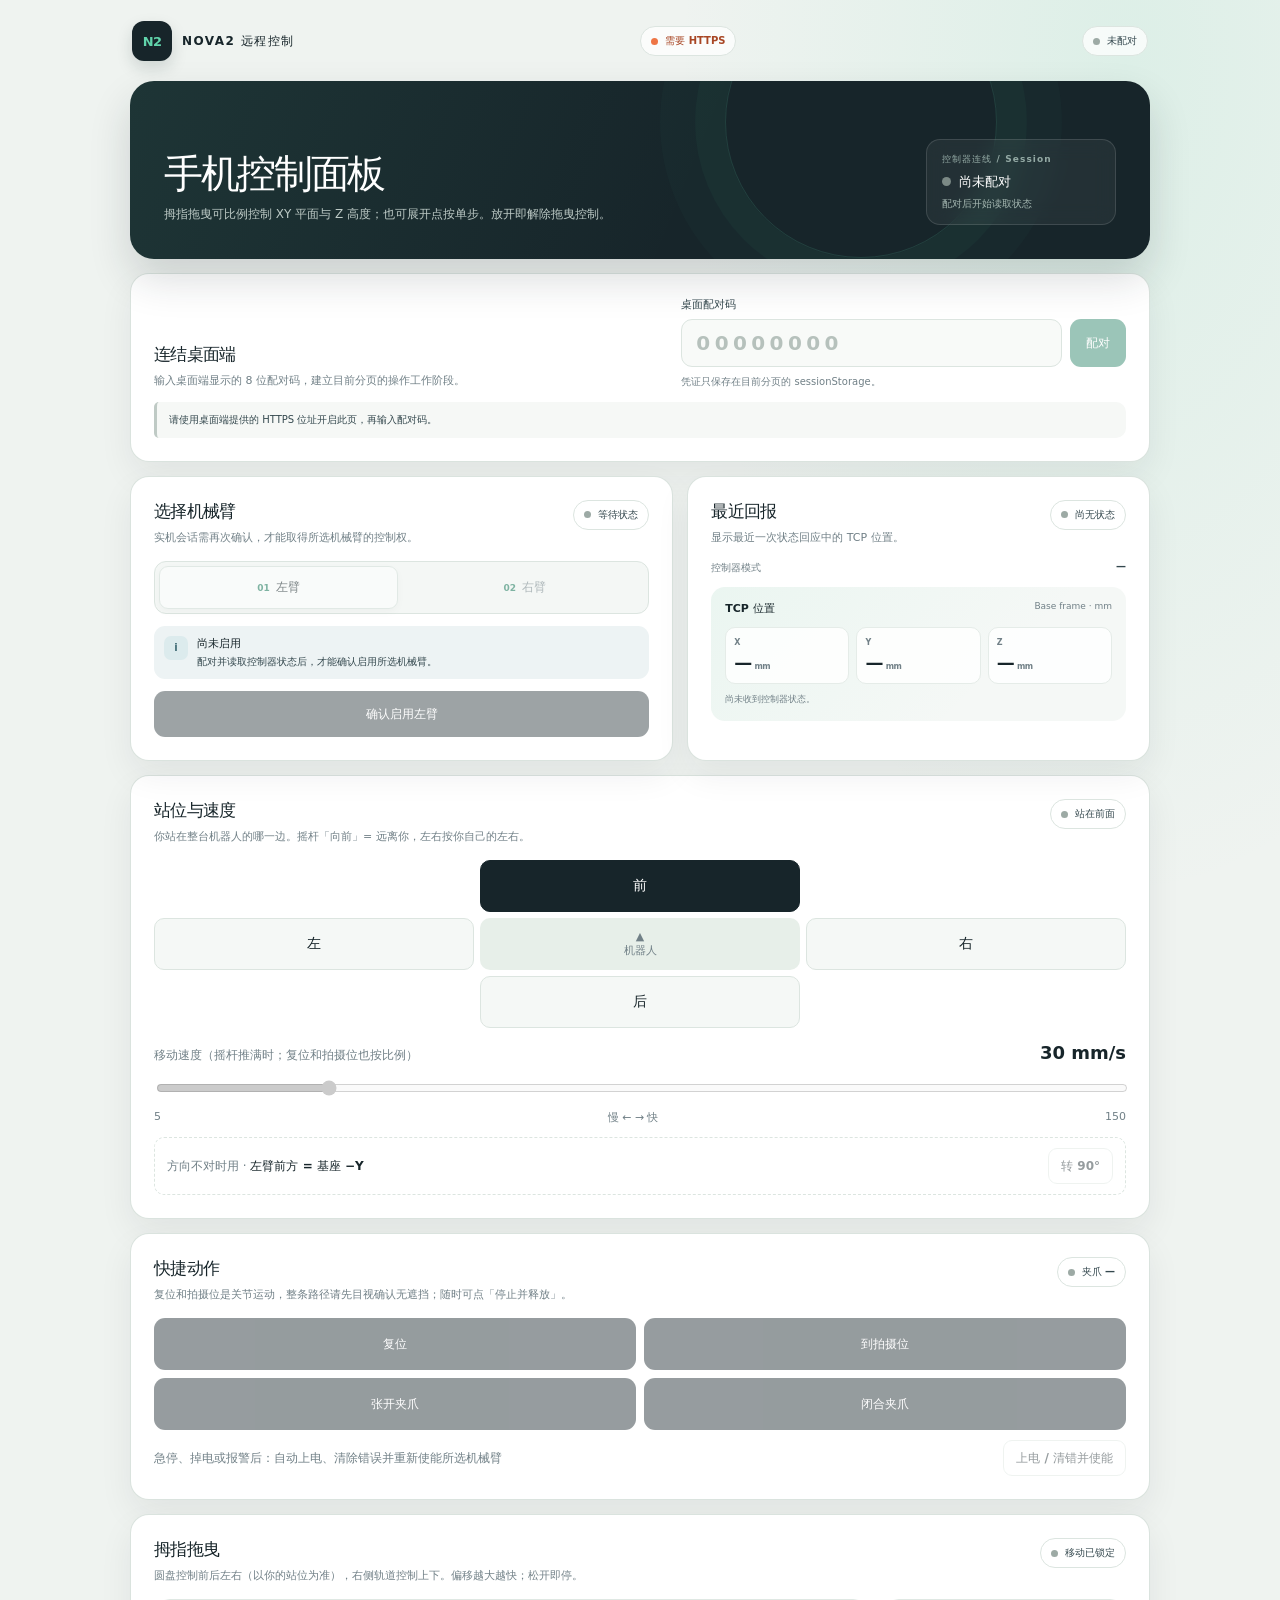
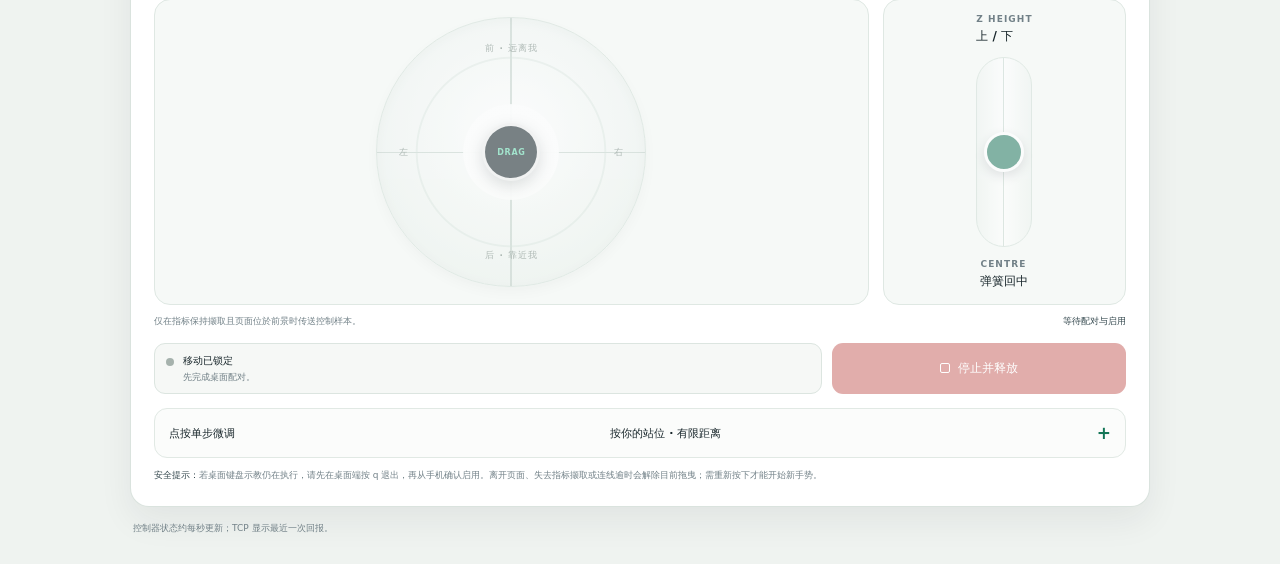
<file: task_skills/mobile_remote.html>
<!doctype html>
<html lang="zh-Hans">
<head>
  <meta charset="utf-8">
  <meta name="viewport" content="width=device-width, initial-scale=1, viewport-fit=cover">
  <meta name="theme-color" content="#17252a">
  <title>Nova2｜手机控制面板</title>
  <style>
    :root {
      color-scheme: light;
      --ink: #17252a;
      --soft: #34484e;
      --muted: #718087;
      --paper: #eff3f0;
      --white: #fff;
      --line: #dce5e0;
      --green: #147657;
      --mint: #61d4ab;
      --green-pale: #e8f7ef;
      --orange: #ee7545;
      --orange-pale: #fff0e8;
      --red: #b83e38;
      --red-pale: #fff0ee;
      --shadow: 0 14px 34px rgba(23, 37, 42, .065);
      font-family: Inter, "Noto Sans TC", "PingFang TC", "Microsoft JhengHei", system-ui, sans-serif;
      font-synthesis: none;
      text-rendering: optimizeLegibility;
      -webkit-font-smoothing: antialiased;
      -moz-osx-font-smoothing: grayscale;
    }
    * { box-sizing: border-box; }
    body {
      min-width: 320px;
      min-height: 100vh;
      margin: 0;
      background:
        radial-gradient(ellipse at 88% 3%, rgba(97, 212, 171, .13), transparent 28rem),
        var(--paper);
      color: var(--ink);
    }
    button, input { font: inherit; }
    button { -webkit-tap-highlight-color: transparent; }
    button:focus-visible, input:focus-visible, [tabindex="0"]:focus-visible {
      outline: 3px solid rgba(20, 118, 87, .42);
      outline-offset: 3px;
    }
    [hidden] { display: none !important; }
    .shell {
      width: min(100% - 30px, 1020px);
      margin: 0 auto;
      padding: max(16px, env(safe-area-inset-top)) 0 max(28px, env(safe-area-inset-bottom));
    }
    .masthead {
      display: flex;
      align-items: center;
      justify-content: space-between;
      gap: 12px;
      padding: 5px 2px 20px;
    }
    .brand { display: flex; align-items: center; gap: 10px; min-width: 0; }
    .brand-mark {
      display: grid;
      width: 40px;
      height: 40px;
      flex: 0 0 auto;
      place-items: center;
      border-radius: 12px;
      background: var(--ink);
      color: var(--mint);
      font-size: 13px;
      font-weight: 900;
      letter-spacing: -.06em;
      box-shadow: 0 7px 16px rgba(23, 37, 42, .15);
    }
    .brand-name { display: block; font-size: 12px; font-weight: 900; letter-spacing: .12em; }
    .brand-caption { display: block; margin-top: 3px; color: var(--muted); font-size: 9px; font-weight: 800; letter-spacing: .15em; }
    .pill {
      display: inline-flex;
      align-items: center;
      gap: 7px;
      min-height: 30px;
      padding: 6px 10px;
      border: 1px solid var(--line);
      border-radius: 999px;
      background: rgba(255, 255, 255, .75);
      color: var(--soft);
      font-size: 10px;
      font-weight: 800;
      white-space: nowrap;
    }
    .pill::before { width: 7px; height: 7px; border-radius: 50%; background: #9daaa5; content: ""; }
    .pill.secure::before, .pill.live::before, .pill.ready::before { background: var(--green); }
    .pill.insecure { color: #a84624; }
    .pill.insecure::before, .pill.busy::before { background: var(--orange); }
    .pill.live, .pill.ready { border-color: #bde5d1; background: var(--green-pale); color: var(--green); }
    .pill.busy { border-color: #f0d2bf; background: var(--orange-pale); color: #a84624; }
    .pill.fault { border-color: #edc3be; background: var(--red-pale); color: var(--red); }
    .pill.fault::before { background: var(--red); }

    .hero {
      position: relative;
      display: flex;
      align-items: flex-end;
      justify-content: space-between;
      gap: 22px;
      overflow: hidden;
      min-height: 178px;
      padding: clamp(22px, 4vw, 34px);
      border-radius: 24px;
      background: linear-gradient(112deg, rgba(97, 212, 171, .09), transparent 56%), var(--ink);
      color: #fff;
      box-shadow: 0 20px 42px rgba(23, 37, 42, .16);
    }
    .hero::after {
      position: absolute;
      top: -95px;
      right: 15%;
      width: 270px;
      height: 270px;
      border: 1px solid rgba(97, 212, 171, .15);
      border-radius: 50%;
      box-shadow: 0 0 0 30px rgba(97, 212, 171, .035), 0 0 0 65px rgba(97, 212, 171, .025);
      content: "";
      pointer-events: none;
    }
    .hero-copy, .hero-status { position: relative; z-index: 1; }
    .eyebrow {
      margin: 0 0 8px;
      color: #92b7aa;
      font-size: 9px;
      font-weight: 900;
      letter-spacing: .18em;
      text-transform: uppercase;
    }
    h1, h2, h3, p { margin-top: 0; }
    .hero h1 { margin: 0; font-size: clamp(27px, 5vw, 39px); font-weight: 850; letter-spacing: -.06em; line-height: 1.08; }
    .hero-copy > p:last-child { max-width: 480px; margin: 10px 0 0; color: #bdcac6; font-size: 12px; line-height: 1.65; }
    .hero-status {
      min-width: 190px;
      padding: 13px 15px;
      border: 1px solid rgba(255, 255, 255, .13);
      border-radius: 14px;
      background: rgba(255, 255, 255, .055);
      backdrop-filter: blur(10px);
    }
    .hero-status-label { display: block; margin-bottom: 7px; color: #94aaa5; font-size: 9px; font-weight: 850; letter-spacing: .12em; }
    .hero-status-line { display: flex; align-items: center; gap: 8px; font-size: 13px; font-weight: 850; }
    .led { width: 9px; height: 9px; flex: 0 0 auto; border-radius: 50%; background: #7b8985; }
    .led.online { background: var(--mint); box-shadow: 0 0 12px rgba(97, 212, 171, .5); }
    .hero-status small { display: block; margin-top: 6px; color: #a6b8b2; font-size: 10px; }

    .panel {
      border: 1px solid rgba(216, 226, 221, .95);
      border-radius: 19px;
      background: var(--white);
      box-shadow: var(--shadow);
    }
    .pair-panel { margin-top: 14px; padding: clamp(17px, 3vw, 23px); }
    .pair-grid { display: grid; grid-template-columns: minmax(0, 1fr) minmax(250px, .88fr); align-items: end; gap: 22px; }
    .section-kicker { display: block; margin-bottom: 5px; color: var(--muted); font-size: 9px; font-weight: 900; letter-spacing: .15em; text-transform: uppercase; }
    .section-title { margin: 0; font-size: 17px; font-weight: 850; letter-spacing: -.04em; }
    .section-copy { margin: 6px 0 0; color: var(--muted); font-size: 11px; line-height: 1.55; }
    .code-label { display: block; margin-bottom: 7px; color: var(--soft); font-size: 11px; font-weight: 800; }
    .code-row { display: flex; gap: 8px; }
    .code-input {
      width: 100%;
      min-width: 0;
      height: 48px;
      padding: 0 14px;
      border: 1px solid var(--line);
      border-radius: 11px;
      background: #f8faf8;
      color: var(--ink);
      font-size: 20px;
      font-variant-numeric: tabular-nums;
      font-weight: 850;
      letter-spacing: .22em;
    }
    .code-input::placeholder { color: #b6c1bc; }
    .pair-help { margin: 7px 0 0; color: var(--muted); font-size: 10px; line-height: 1.5; }
    .paired {
      display: flex;
      align-items: center;
      gap: 11px;
      min-height: 51px;
      padding: 10px 13px;
      border: 1px solid #bfe6d3;
      border-radius: 12px;
      background: #f3fbf6;
    }
    .paired-icon {
      display: grid;
      width: 28px;
      height: 28px;
      flex: 0 0 auto;
      place-items: center;
      border-radius: 50%;
      background: #dff4e9;
      color: var(--green);
      font-weight: 900;
    }
    .paired strong { display: block; font-size: 11px; }
    .paired small { display: block; margin-top: 3px; color: var(--muted); font-size: 9px; }

    .button {
      display: inline-flex;
      align-items: center;
      justify-content: center;
      gap: 8px;
      min-height: 46px;
      padding: 0 16px;
      border: 0;
      border-radius: 11px;
      background: var(--ink);
      color: #fff;
      font-size: 12px;
      font-weight: 850;
      cursor: pointer;
      touch-action: manipulation;
      user-select: none;
      transition: background .14s ease, transform .14s ease, opacity .14s ease;
    }
    .button:hover:not(:disabled) { background: #2a4148; }
    .button:active:not(:disabled) { transform: translateY(1px) scale(.99); }
    .button:disabled { cursor: not-allowed; opacity: .42; }
    .button-green { background: var(--green); }
    .button-green:hover:not(:disabled) { background: #0f6348; }
    .button-red { background: var(--red); }
    .button-red:hover:not(:disabled) { background: #a4322e; }
    .button-block { width: 100%; }
    .button-short { min-height: 42px; flex: 0 0 auto; }
    .button-quiet { min-height: 38px; background: transparent; color: var(--soft); }
    .button-quiet:hover:not(:disabled) { background: #f1f5f2; color: var(--ink); }
    .notice {
      display: none;
      margin: 13px 0 0;
      padding: 10px 12px;
      border-left: 3px solid #bfcac5;
      border-radius: 5px 10px 10px 5px;
      background: #f6f8f6;
      color: var(--soft);
      font-size: 10px;
      line-height: 1.55;
      overflow-wrap: anywhere;
    }
    .notice.visible { display: block; }
    .notice.error { border-left-color: var(--red); background: var(--red-pale); color: #8f342e; }
    .notice.success { border-left-color: var(--green); background: var(--green-pale); color: #14583f; }

    .content-grid { display: grid; grid-template-columns: minmax(0, 1.08fr) minmax(285px, .92fr); gap: 14px; margin-top: 14px; }
    .control-panel, .feedback-panel { padding: clamp(17px, 3vw, 23px); }
    .panel-head { display: flex; align-items: flex-start; justify-content: space-between; gap: 10px; margin-bottom: 15px; }
    .panel-head .section-copy { max-width: 450px; }
    .arm-choices { display: grid; grid-template-columns: 1fr 1fr; gap: 7px; padding: 4px; border: 1px solid var(--line); border-radius: 12px; background: #f4f7f5; }
    .arm-choice {
      min-height: 43px;
      border: 1px solid transparent;
      border-radius: 9px;
      background: transparent;
      color: var(--muted);
      font-size: 12px;
      font-weight: 850;
      cursor: pointer;
      touch-action: manipulation;
    }
    .arm-choice[aria-pressed="true"] { border-color: #d0ddd7; background: #fff; color: var(--ink); box-shadow: 0 3px 8px rgba(23, 37, 42, .06); }
    .arm-choice:disabled { cursor: not-allowed; opacity: .52; }
    .arm-choice span { margin-right: 6px; color: var(--green); font-size: 9px; }
    .arm-hint { display: flex; align-items: flex-start; gap: 9px; min-height: 48px; margin: 12px 0; padding: 10px; border-radius: 11px; background: #edf3f4; color: var(--soft); font-size: 10px; line-height: 1.5; }
    .arm-hint b { display: block; margin-bottom: 2px; color: var(--ink); font-size: 11px; }
    .hint-dot { display: grid; width: 24px; height: 24px; flex: 0 0 auto; place-items: center; border-radius: 7px; background: #dcebed; color: #426d76; font-weight: 900; }

    .feedback-panel { display: flex; flex-direction: column; }
    .mode-row { display: flex; justify-content: space-between; gap: 12px; margin: 0 0 12px; }
    .mode-row span:first-child { color: var(--muted); font-size: 10px; font-weight: 700; }
    .mode-row span:last-child { color: var(--soft); font-size: 10px; font-weight: 850; text-align: right; }
    .pose-box { padding: 14px; border-radius: 14px; background: linear-gradient(135deg, rgba(97, 212, 171, .07), transparent 68%), #f5f8f6; }
    .pose-head { display: flex; justify-content: space-between; gap: 8px; margin-bottom: 11px; }
    .pose-head strong { font-size: 11px; }
    .pose-head span { color: var(--muted); font-size: 9px; }
    .pose-grid { display: grid; grid-template-columns: repeat(3, 1fr); gap: 7px; }
    .pose-cell { min-width: 0; padding: 10px 8px; border: 1px solid #e5ece8; border-radius: 10px; background: rgba(255, 255, 255, .86); }
    .pose-cell small { display: block; margin-bottom: 5px; color: var(--muted); font-size: 8px; font-weight: 900; letter-spacing: .13em; }
    .pose-cell strong { display: block; overflow: hidden; font-size: clamp(14px, 2vw, 18px); font-variant-numeric: tabular-nums; font-weight: 850; letter-spacing: -.04em; text-overflow: ellipsis; white-space: nowrap; }
    .pose-cell em { margin-left: 3px; color: var(--muted); font-size: 8px; font-style: normal; font-weight: 700; }
    .sync-copy { min-height: 14px; margin: 9px 0 0; color: var(--muted); font-size: 9px; line-height: 1.45; }
    .state-message { display: none; margin-top: 10px; padding: 9px 10px; border-radius: 9px; background: #f4f7f5; color: var(--soft); font-size: 10px; line-height: 1.5; overflow-wrap: anywhere; }
    .state-message.visible { display: block; }

    .joystick-panel { margin-top: 14px; padding: clamp(17px, 3vw, 23px); }
    .analog-head { display: flex; align-items: flex-start; justify-content: space-between; gap: 12px; margin-bottom: 15px; }
    .analog-head .section-copy { max-width: 490px; }
    .analog-grid { display: grid; grid-template-columns: minmax(0, 1fr) minmax(112px, .34fr); gap: 14px; }
    .pad-frame, .z-frame { position: relative; overflow: hidden; min-width: 0; border: 1px solid #dfe8e3; border-radius: 16px; background: #f6f9f7; }
    .pad-frame { display: grid; min-height: 276px; place-items: center; padding: 17px; }
    .xy-pad {
      position: relative;
      width: min(100%, 270px);
      aspect-ratio: 1;
      overflow: hidden;
      border: 1px solid #cfddd6;
      border-radius: 50%;
      background:
        radial-gradient(circle, rgba(255,255,255,.95) 0 25%, transparent 25.5%),
        radial-gradient(circle, transparent 0 49%, rgba(195, 213, 204, .42) 49.5% 50%, transparent 50.5%),
        linear-gradient(0deg, transparent calc(50% - .5px), rgba(164, 185, 175, .6) calc(50% - .5px), rgba(164, 185, 175, .6) calc(50% + .5px), transparent calc(50% + .5px)),
        linear-gradient(90deg, transparent calc(50% - .5px), rgba(164, 185, 175, .6) calc(50% - .5px), rgba(164, 185, 175, .6) calc(50% + .5px), transparent calc(50% + .5px)),
        radial-gradient(circle at 50% 42%, #fff, #eaf1ed 77%);
      box-shadow: inset 0 2px 12px rgba(23, 37, 42, .045), 0 5px 14px rgba(23, 37, 42, .06);
      touch-action: none;
      user-select: none;
      -webkit-user-select: none;
    }
    .xy-pad.locked, .z-track.locked { opacity: .56; }
    .pad-label { position: absolute; z-index: 1; color: #788982; font-size: 9px; font-weight: 900; letter-spacing: .1em; pointer-events: none; user-select: none; }
    .pad-label.top { top: 9%; left: 50%; transform: translateX(-50%); }
    .pad-label.bottom { bottom: 9%; left: 50%; transform: translateX(-50%); }
    .pad-label.left { top: 50%; left: 8%; transform: translateY(-50%); }
    .pad-label.right { top: 50%; right: 8%; transform: translateY(-50%); }
    .pad-center { position: absolute; top: 50%; left: 50%; width: 7px; height: 7px; border: 2px solid #a6b8ae; border-radius: 50%; background: #fff; transform: translate(-50%, -50%); pointer-events: none; }
    .joystick-knob {
      position: absolute;
      top: 50%;
      left: 50%;
      display: grid;
      width: 58px;
      height: 58px;
      place-items: center;
      border: 3px solid rgba(255, 255, 255, .92);
      border-radius: 50%;
      background: var(--ink);
      color: var(--mint);
      box-shadow: 0 5px 15px rgba(23, 37, 42, .24);
      font-size: 8px;
      font-weight: 900;
      letter-spacing: .09em;
      transform: translate(calc(-50% + var(--knob-x, 0px)), calc(-50% + var(--knob-y, 0px)));
      transition: box-shadow .12s ease;
      pointer-events: none;
    }
    .joystick-knob.active { box-shadow: 0 0 0 7px rgba(20, 118, 87, .12), 0 5px 15px rgba(23, 37, 42, .22); }
    .z-frame { display: flex; min-height: 276px; flex-direction: column; align-items: center; justify-content: space-between; padding: 14px 10px; }
    .z-label { color: var(--muted); font-size: 9px; font-weight: 900; letter-spacing: .12em; }
    .z-label b { display: block; margin-top: 4px; color: var(--ink); font-size: 12px; letter-spacing: 0; }
    .z-track {
      position: relative;
      width: 56px;
      min-height: 176px;
      flex: 1;
      margin: 12px 0;
      border: 1px solid #cfddd6;
      border-radius: 999px;
      background:
        linear-gradient(90deg, transparent calc(50% - .5px), #c8d8d0 calc(50% - .5px), #c8d8d0 calc(50% + .5px), transparent calc(50% + .5px)),
        linear-gradient(90deg, #edf3ef, #fff 50%, #edf3ef);
      touch-action: none;
      user-select: none;
      -webkit-user-select: none;
    }
    .z-center { position: absolute; top: 50%; left: 50%; width: 8px; height: 8px; border: 2px solid #a6b8ae; border-radius: 50%; background: white; transform: translate(-50%, -50%); pointer-events: none; }
    .z-knob {
      position: absolute;
      top: 50%;
      left: 50%;
      width: 40px;
      height: 40px;
      border: 3px solid #fff;
      border-radius: 50%;
      background: #287b62;
      box-shadow: 0 4px 11px rgba(23, 37, 42, .2);
      transform: translate(-50%, calc(-50% + var(--z-knob-y, 0px)));
      pointer-events: none;
    }
    .analog-caption { display: flex; align-items: center; justify-content: space-between; gap: 10px; margin-top: 10px; color: var(--muted); font-size: 9px; line-height: 1.5; }
    .contact-state { color: var(--soft); font-weight: 800; text-align: right; }
    .contact-state.lost { color: var(--red); }
    .lock-row { display: grid; grid-template-columns: minmax(0, 1fr) minmax(175px, .44fr); gap: 10px; margin-top: 14px; }
    .motion-lock {
      display: flex;
      align-items: flex-start;
      gap: 9px;
      min-height: 48px;
      padding: 10px 11px;
      border: 1px solid var(--line);
      border-radius: 11px;
      background: #f6f8f6;
    }
    .lock-dot { width: 8px; height: 8px; flex: 0 0 auto; margin-top: 4px; border-radius: 50%; background: #a6b2ad; }
    .motion-lock.ready { border-color: #bce5d2; background: #f2fbf6; }
    .motion-lock.ready .lock-dot { background: var(--green); }
    .motion-lock.busy .lock-dot { background: var(--orange); }
    .motion-lock.fault .lock-dot { background: var(--red); }
    .motion-lock strong { display: block; font-size: 10px; }
    .motion-lock small { display: block; margin-top: 3px; color: var(--muted); font-size: 9px; line-height: 1.4; }
    .stop-square { width: 10px; height: 10px; border: 1.5px solid currentColor; border-radius: 2px; }
    details.tap-panel { margin-top: 14px; border: 1px solid #e1e9e4; border-radius: 13px; background: #fbfcfb; }
    .tap-panel summary { display: flex; align-items: center; justify-content: space-between; min-height: 48px; padding: 0 14px; color: var(--ink); font-size: 11px; font-weight: 850; cursor: pointer; list-style: none; }
    .tap-panel summary::-webkit-details-marker { display: none; }
    .tap-panel summary::after { color: var(--green); content: "+"; font-size: 17px; }
    .tap-panel[open] summary::after { content: "−"; }
    .tap-content { padding: 0 13px 14px; }
    .step-head { display: flex; align-items: center; justify-content: space-between; gap: 10px; margin: 2px 0 10px; }
    .step-head small { color: var(--muted); font-size: 9px; }
    .step-selector { display: flex; gap: 4px; padding: 3px; border: 1px solid var(--line); border-radius: 9px; background: #f5f8f6; }
    .step-choice { min-width: 45px; min-height: 32px; padding: 0 7px; border: 0; border-radius: 7px; background: transparent; color: var(--muted); font-size: 9px; font-weight: 850; cursor: pointer; touch-action: manipulation; }
    .step-choice[aria-pressed="true"] { background: var(--ink); color: #fff; }
    .axis-list { display: grid; gap: 7px; }
    .axis-row { display: grid; grid-template-columns: 58px 1fr 1fr; align-items: center; gap: 7px; min-height: 51px; padding: 5px; border: 1px solid #e7ede9; border-radius: 10px; background: #fff; }
    .axis-name { display: flex; align-items: center; gap: 7px; padding-left: 4px; color: var(--ink); font-size: 10px; font-weight: 900; }
    .axis-dot { width: 7px; height: 7px; border-radius: 2px; background: var(--orange); transform: rotate(45deg); }
    .axis-row:nth-child(2) .axis-dot { background: #438b9d; }
    .axis-row:nth-child(3) .axis-dot { background: var(--green); }
    .move-button { display: flex; align-items: center; justify-content: center; gap: 7px; min-height: 39px; border: 1px solid #dbe4df; border-radius: 8px; background: #fff; color: var(--soft); font-size: 11px; font-weight: 850; cursor: pointer; touch-action: manipulation; user-select: none; transition: background .12s ease, opacity .12s ease; }
    .move-button:hover:not(:disabled) { border-color: #9ccbb7; background: #f1faf5; }
    .move-button:disabled { cursor: not-allowed; opacity: .38; }
    .move-symbol { color: var(--green); font-size: 14px; }
    .safety-note { margin: 11px 0 0; color: var(--muted); font-size: 9px; line-height: 1.55; }
    .safety-note strong { color: var(--soft); }
    .page-footer { display: flex; align-items: center; justify-content: space-between; gap: 10px; margin-top: 15px; padding: 0 3px; color: var(--muted); font-size: 9px; line-height: 1.5; }
    .footer-mark { color: #98a6a0; font-weight: 900; letter-spacing: .11em; }

    .scrim { position: fixed; z-index: 10; inset: 0; display: grid; place-items: center; padding: 18px; background: rgba(14, 25, 29, .66); backdrop-filter: blur(5px); }
    .dialog { width: min(100%, 420px); padding: 23px; border: 1px solid rgba(255, 255, 255, .4); border-radius: 21px; background: #fff; box-shadow: 0 28px 70px rgba(0, 0, 0, .25); }
    .dialog-mark { display: grid; width: 39px; height: 39px; margin-bottom: 13px; place-items: center; border-radius: 12px; background: var(--orange-pale); color: #a84624; font-size: 17px; font-weight: 900; }
    .dialog h2 { margin: 0 0 8px; font-size: 19px; letter-spacing: -.04em; }
    .dialog p { margin: 0 0 14px; color: var(--muted); font-size: 11px; line-height: 1.7; }
    .dialog-note { padding: 10px 11px; border-radius: 10px; background: #f3f6f4; color: var(--soft); font-size: 10px; }
    .dialog-actions { display: grid; grid-template-columns: 1fr 1fr; gap: 8px; margin-top: 16px; }

    @media (max-width: 720px) {
      .shell { width: min(100% - 22px, 560px); }
      .masthead { padding-bottom: 14px; }
      .hero { min-height: 0; align-items: stretch; flex-direction: column; gap: 16px; border-radius: 20px; }
      .hero-status { width: 100%; min-width: 0; }
      .hero::after { top: -140px; right: -75px; }
      .pair-grid, .content-grid { grid-template-columns: 1fr; }
      .pair-grid { gap: 12px; }
      .content-grid { gap: 11px; margin-top: 11px; }
      .panel, .pair-panel, .control-panel, .feedback-panel, .joystick-panel { border-radius: 16px; }
      .joystick-panel { margin-top: 11px; }
      .analog-grid { grid-template-columns: minmax(0, 1fr) 100px; gap: 9px; }
      .pad-frame, .z-frame { min-height: 245px; }
      .xy-pad { width: min(100%, 240px); }
      .z-track { min-height: 156px; }
      .lock-row { grid-template-columns: 1fr; }
      .button-red { min-height: 52px; }
      .page-footer { align-items: flex-start; flex-direction: column; gap: 3px; }
    }
    @media (max-width: 390px) {
      .shell { width: min(100% - 18px, 560px); }
      .analog-grid { grid-template-columns: minmax(0, 1fr) 82px; gap: 7px; }
      .pad-frame, .z-frame { min-height: 218px; }
      .xy-pad { width: min(100%, 205px); }
      .joystick-knob { width: 52px; height: 52px; }
      .z-track { width: 49px; min-height: 138px; }
      .z-knob { width: 37px; height: 37px; }
      .pad-label { font-size: 8px; }
      .axis-row { grid-template-columns: 52px 1fr 1fr; gap: 5px; }
      .axis-name { gap: 5px; padding-left: 2px; }
      .move-button { gap: 5px; font-size: 10px; }
      .pose-cell { padding: 9px 6px; }
      .pose-cell strong { font-size: 14px; }
    }
    @media (prefers-reduced-motion: reduce) {
      *, *::before, *::after { scroll-behavior: auto !important; transition-duration: .01ms !important; }
    }
    .active-meta { display: none; }
    .active-meta strong { color: var(--ink); font-size: 12px; font-weight: 900; }
    .active-meta span { color: var(--muted); font-size: 9px; font-weight: 800; }
    #activePhaseLabel { margin-left: auto; padding: 5px 8px; border-radius: 999px; background: #f0f4f1; color: var(--soft); }
    body.control-active main { display: flex; flex-direction: column; }
    body.control-active .hero { display: none; }
    body.control-active .pair-panel { order: 0; margin-top: 2px; padding: 8px 10px; border-radius: 12px; }
    body.control-active .pair-grid { display: block; }
    body.control-active .pair-grid > div:first-child { display: none; }
    body.control-active .paired { min-height: 0; padding: 6px 8px; border: 0; background: transparent; }
    body.control-active .paired-icon { width: 23px; height: 23px; }
    body.control-active .paired small { display: none; }
    body.control-active .notice { margin-top: 6px; padding: 6px 8px; font-size: 9px; }
    body.control-active .joystick-panel { order: 1; margin-top: 9px; padding: 12px; border-radius: 15px; }
    body.control-active .active-meta { display: flex; align-items: center; gap: 9px; margin-bottom: 8px; padding-bottom: 8px; border-bottom: 1px solid #e7ede9; }
    body.control-active .analog-head { margin-bottom: 8px; }
    body.control-active .analog-head .section-copy { margin-top: 4px; }
    body.control-active .content-grid { order: 4; grid-template-columns: 1fr; margin-top: 9px; }
    body.control-active .control-panel { display: none; }
    body.control-active .feedback-panel { padding: 13px; }
    body.control-active .feedback-panel .panel-head { margin-bottom: 8px; }
    body.control-active .feedback-panel .mode-row,
    body.control-active .feedback-panel #phaseBadge,
    body.control-active .safety-note { display: none; }
    body.control-active .pose-box { padding: 10px; }
    body.control-active .analog-caption { margin-top: 6px; }
    body.control-active .lock-row { margin-top: 9px; }
    body.control-active .motion-lock { min-height: 42px; padding: 8px 9px; }
    body.control-active .button-red { min-height: 46px; }
    body.control-active details.tap-panel { margin-top: 9px; }
    body.control-active .tap-panel summary { min-height: 42px; }
    .seg { display: grid; grid-auto-flow: column; grid-auto-columns: 1fr; gap: 4px; padding: 3px; border: 1px solid var(--line); border-radius: 10px; background: #f5f8f6; margin-top: 10px; }
    .seg button { min-height: 40px; border: 0; border-radius: 8px; background: transparent; color: var(--muted); font-size: 13px; font-weight: 800; cursor: pointer; touch-action: manipulation; }
    .seg button small { display: block; font-size: 10px; font-weight: 600; opacity: .8; }
    .seg button[aria-pressed="true"] { background: var(--ink); color: #fff; }
    .seg button:disabled { opacity: .45; cursor: not-allowed; }
    .view-grid { display: grid; grid-template-columns: 1fr 1fr 1fr; grid-template-rows: auto auto auto; gap: 6px; margin-top: 10px; }
    .view-grid button { min-height: 52px; border: 1px solid var(--line); border-radius: 10px; background: #f5f8f6; color: var(--ink); font-size: 14px; font-weight: 800; cursor: pointer; touch-action: manipulation; }
    .view-grid button small { display: block; font-size: 10px; font-weight: 600; color: var(--muted); }
    .view-grid button[aria-pressed="true"] { background: var(--ink); color: #fff; border-color: var(--ink); }
    .view-grid button[aria-pressed="true"] small { color: #d6e2dc; }
    .view-grid .v-front { grid-column: 2; grid-row: 1; }
    .view-grid .v-left { grid-column: 1; grid-row: 2; }
    .view-grid .v-right { grid-column: 3; grid-row: 2; }
    .view-grid .v-back { grid-column: 2; grid-row: 3; }
    .view-grid .robot { grid-column: 2; grid-row: 2; display: grid; place-items: center; border-radius: 10px; background: #e7efe9; color: var(--muted); font-size: 11px; font-weight: 800; text-align: center; min-height: 52px; }
    .sub-label { margin-top: 14px; font-size: 12px; font-weight: 800; color: var(--muted); }
    .calib-row { display: flex; align-items: center; justify-content: space-between; gap: 10px; margin-top: 12px; padding: 10px 12px; border: 1px dashed var(--line); border-radius: 10px; font-size: 12px; color: var(--muted); }
    .calib-row b { color: var(--ink); }
    .quick-grid { display: grid; grid-template-columns: 1fr 1fr; gap: 8px; margin-top: 10px; }
    .quick-grid .button { min-height: 52px; }
    .small-button { min-height: 36px; padding: 0 12px; border: 1px solid var(--line); border-radius: 9px; background: #fff; color: var(--ink); font-size: 12px; font-weight: 800; cursor: pointer; white-space: nowrap; }
    .small-button:disabled, .quick-grid .button:disabled { opacity: .45; cursor: not-allowed; }
    .extra-panel { margin-top: 14px; padding: clamp(17px, 3vw, 23px); }
    body.control-active .extra-panel { order: 3; margin-top: 9px; }
    body.control-active .quick-panel { order: 2; }
    .speed-row { display: flex; align-items: baseline; justify-content: space-between; gap: 10px; margin-top: 14px; }
    .speed-row .sub-label { margin-top: 0; }
    .speed-row b { font-size: 18px; color: var(--ink); white-space: nowrap; }
    .speed-slider { width: 100%; height: 36px; margin-top: 6px; accent-color: var(--ink); touch-action: pan-y; }
    .speed-scale { display: flex; justify-content: space-between; font-size: 11px; color: var(--muted); }
    .quick-foot { display: flex; align-items: center; justify-content: space-between; gap: 10px; margin-top: 10px; font-size: 12px; color: var(--muted); }
  </style>
</head>
<body>
  <div class="shell">
    <header class="masthead">
      <div class="brand" aria-label="Nova2 手机控制面板">
        <div class="brand-mark" aria-hidden="true">N2</div>
        <div>
          <span class="brand-name">NOVA2 远程控制</span>
        </div>
      </div>
      <span id="secureBadge" class="pill">检查连线</span>
      <span id="connectionPill" class="pill">尚未配对</span>
    </header>

    <main>
      <section class="hero" aria-labelledby="pageTitle">
        <div class="hero-copy">
          <h1 id="pageTitle">手机控制面板</h1>
          <p>拇指拖曳可比例控制 XY 平面与 Z 高度；也可展开点按单步。放开即解除拖曳控制。</p>
        </div>
        <div class="hero-status">
          <span class="hero-status-label">控制器连线 / Session</span>
          <div class="hero-status-line"><span id="connectionLed" class="led" aria-hidden="true"></span><span id="connectionText">尚未配对</span></div>
          <small id="connectionDetail">配对后开始读取状态</small>
        </div>
      </section>

      <section class="panel pair-panel" aria-labelledby="pairTitle">
        <div class="pair-grid">
          <div>
            <h2 id="pairTitle" class="section-title">连结桌面端</h2>
            <p class="section-copy">输入桌面端显示的 8 位配对码，建立目前分页的操作工作阶段。</p>
          </div>
          <div>
            <form id="pairForm" autocomplete="off">
              <label class="code-label" for="pairCode">桌面配对码</label>
              <div class="code-row">
                <input id="pairCode" class="code-input" name="code" type="text" inputmode="numeric"
                  autocomplete="one-time-code" pattern="[0-9]{8}" maxlength="8" minlength="8"
                  placeholder="00000000" required aria-describedby="pairHelp">
                <button id="pairButton" class="button button-green button-short" type="submit" disabled>配对</button>
              </div>
              <p id="pairHelp" class="pair-help">凭证只保存在目前分页的 sessionStorage。</p>
            </form>
            <div id="pairedPanel" class="paired" hidden>
              <span class="paired-icon" aria-hidden="true">✓</span>
              <div><strong>已与桌面端配对</strong><small>工作阶段凭证保存在目前分页。</small></div>
            </div>
          </div>
        </div>
        <p id="notice" class="notice visible" role="status" aria-live="polite">请使用桌面端提供的 HTTPS 位址开启此页，再输入配对码。</p>
      </section>

      <div class="content-grid">
        <section class="panel control-panel" aria-labelledby="armTitle">
          <div class="panel-head">
            <div>
              <h2 id="armTitle" class="section-title">选择机械臂</h2>
              <p class="section-copy">实机会话需再次确认，才能取得所选机械臂的控制权。</p>
            </div>
            <span id="liveBadge" class="pill">等待状态</span>
          </div>
          <div id="armChoices" class="arm-choices" role="group" aria-label="选择机械臂">
            <button class="arm-choice" type="button" data-arm="left" aria-pressed="true"><span>01</span>左臂</button>
            <button class="arm-choice" type="button" data-arm="right" aria-pressed="false"><span>02</span>右臂</button>
          </div>
          <div class="arm-hint">
            <span class="hint-dot" aria-hidden="true">i</span>
            <div><b id="armSummaryTitle">尚未启用</b><span id="armSummaryText">配对并读取控制器状态后，才能确认启用所选机械臂。</span></div>
          </div>
          <button id="openButton" class="button button-block" type="button" disabled>确认启用左臂</button>
        </section>

        <section class="panel feedback-panel" aria-labelledby="feedbackTitle">
          <div class="panel-head">
            <div>
              <h2 id="feedbackTitle" class="section-title">最近回报</h2>
              <p class="section-copy">显示最近一次状态回应中的 TCP 位置。</p>
            </div>
            <span id="phaseBadge" class="pill">尚无状态</span>
          </div>
          <div class="mode-row"><span>控制器模式</span><span id="modeValue">—</span></div>
          <div class="pose-box">
            <div class="pose-head"><strong>TCP 位置</strong><span>Base frame · mm</span></div>
            <div class="pose-grid" aria-label="最近回报的 TCP XYZ 座标">
              <div class="pose-cell"><small>X</small><strong><span id="poseX">—</span><em>mm</em></strong></div>
              <div class="pose-cell"><small>Y</small><strong><span id="poseY">—</span><em>mm</em></strong></div>
              <div class="pose-cell"><small>Z</small><strong><span id="poseZ">—</span><em>mm</em></strong></div>
            </div>
            <p id="syncCopy" class="sync-copy">尚未收到控制器状态。</p>
          </div>
          <p id="stateMessage" class="state-message" aria-live="polite"></p>
        </section>
      </div>

      <section class="panel extra-panel" aria-labelledby="viewTitle">
        <div class="panel-head">
          <div>
            <h2 id="viewTitle" class="section-title">站位与速度</h2>
            <p class="section-copy">你站在整台机器人的哪一边。摇杆「向前」= 远离你，左右按你自己的左右。</p>
          </div>
          <span id="viewBadge" class="pill">站在前面</span>
        </div>
        <div class="view-grid" role="group" aria-label="我站在机器人的哪一侧（俯视，机器人朝上）">
          <button class="v-front view-choice" type="button" data-view="front" aria-pressed="true">前</button>
          <button class="v-left view-choice" type="button" data-view="left" aria-pressed="false">左</button>
          <div class="robot" aria-hidden="true">▲<br>机器人</div>
          <button class="v-right view-choice" type="button" data-view="right" aria-pressed="false">右</button>
          <button class="v-back view-choice" type="button" data-view="back" aria-pressed="false">后</button>
        </div>
        <div class="speed-row">
          <span class="sub-label">移动速度（摇杆推满时；复位和拍摄位也按比例）</span>
          <b id="speedValue">30 mm/s</b>
        </div>
        <input id="speedSlider" class="speed-slider" type="range" min="5" max="150" step="5" value="30" aria-label="移动速度 mm/s">
        <div class="speed-scale"><span>5</span><span>慢 ← → 快</span><span>150</span></div>
        <div class="calib-row">
          <span>方向不对时用 · <b id="frontText">左臂前方 = 基座 −Y</b></span>
          <button id="rotateFront" class="small-button" type="button">转 90°</button>
        </div>
      </section>

      <section class="panel extra-panel quick-panel" aria-labelledby="quickTitle">
        <div class="panel-head">
          <div>
            <h2 id="quickTitle" class="section-title">快捷动作</h2>
            <p class="section-copy">复位和拍摄位是关节运动，整条路径请先目视确认无遮挡；随时可点「停止并释放」。</p>
          </div>
          <span id="gripperBadge" class="pill">夹爪 —</span>
        </div>
        <div class="quick-grid">
          <button id="homeButton" class="button" type="button" disabled>复位</button>
          <button id="cameraButton" class="button" type="button" disabled>到拍摄位</button>
          <button id="gripOpenButton" class="button" type="button" disabled>张开夹爪</button>
          <button id="gripCloseButton" class="button" type="button" disabled>闭合夹爪</button>
        </div>
        <div class="quick-foot">
          <span id="recoverText">急停、掉电或报警后：自动上电、清除错误并重新使能所选机械臂</span>
          <button id="recoverButton" class="small-button" type="button" disabled>上电 / 清错并使能</button>
        </div>
      </section>

      <section class="panel joystick-panel" aria-labelledby="driveTitle">
        <div id="activeMeta" class="active-meta">
          <strong id="activeArmLabel">未启用</strong>
          <span id="activeModeLabel">RobotMode —</span>
          <span id="activePhaseLabel">尚无状态</span>
        </div>
        <div class="analog-head">
          <div>
            <h2 id="driveTitle" class="section-title">拇指拖曳</h2>
            <p class="section-copy">圆盘控制前后左右（以你的站位为准），右侧轨道控制上下。偏移越大越快；松开即停。</p>
          </div>
          <span id="driveBadge" class="pill">移动已锁定</span>
        </div>
        <div class="analog-grid" aria-label="连续 XYZ 拖曳控制">
          <div class="pad-frame">
            <div id="xyPad" class="xy-pad locked" tabindex="0" role="application" aria-label="按住并拖曳控制 X 与 Y；放开即停止">
              <span class="pad-label top">前 · 远离我</span>
              <span class="pad-label bottom">后 · 靠近我</span>
              <span class="pad-label left">左</span>
              <span class="pad-label right">右</span>
              <span class="pad-center" aria-hidden="true"></span>
              <span id="xyKnob" class="joystick-knob" aria-hidden="true">DRAG</span>
            </div>
          </div>
          <div class="z-frame">
            <div class="z-label">Z HEIGHT<b>上 / 下</b></div>
            <div id="zTrack" class="z-track locked" tabindex="0" role="application" aria-label="按住并上下拖曳控制 Z；放开即停止">
              <span class="z-center" aria-hidden="true"></span>
              <span id="zKnob" class="z-knob" aria-hidden="true"></span>
            </div>
            <div class="z-label">CENTRE<b>弹簧回中</b></div>
          </div>
        </div>
        <div class="analog-caption">
          <span>仅在指标保持撷取且页面位於前景时传送控制样本。</span>
          <span id="contactState" class="contact-state">等待配对与启用</span>
        </div>
        <div class="lock-row">
          <div id="motionLock" class="motion-lock" role="status" aria-live="polite">
            <span class="lock-dot" aria-hidden="true"></span>
            <div><strong id="lockTitle">移动已锁定</strong><small id="lockDetail">先完成配对并确认启用。</small></div>
          </div>
          <button id="stopButton" class="button button-red button-block" type="button" disabled><span class="stop-square" aria-hidden="true"></span><span id="stopLabel">停止并释放</span></button>
        </div>

        <details class="tap-panel">
          <summary>点按单步微调 <span>按你的站位 · 有限距离</span></summary>
          <div class="tap-content">
            <div class="step-head">
              <small>点按一次只送出一个步进</small>
              <div class="step-selector" role="group" aria-label="每次步进距离">
                <button class="step-choice" type="button" data-step="0.5" aria-pressed="false">0.5 mm</button>
                <button class="step-choice" type="button" data-step="1" aria-pressed="true">1 mm</button>
                <button class="step-choice" type="button" data-step="5" aria-pressed="false">5 mm</button>
              </div>
            </div>
            <div class="axis-list">
              <div class="axis-row">
                <div class="axis-name"><span class="axis-dot" aria-hidden="true"></span>左右</div>
                <button class="move-button" type="button" data-axis="X" data-direction="-1" aria-label="向左移动"><span class="move-symbol" aria-hidden="true">←</span><span>左</span></button>
                <button class="move-button" type="button" data-axis="X" data-direction="1" aria-label="向右移动"><span>右</span><span class="move-symbol" aria-hidden="true">→</span></button>
              </div>
              <div class="axis-row">
                <div class="axis-name"><span class="axis-dot" aria-hidden="true"></span>前后</div>
                <button class="move-button" type="button" data-axis="Y" data-direction="-1" aria-label="向后（靠近我）移动"><span class="move-symbol" aria-hidden="true">↓</span><span>后</span></button>
                <button class="move-button" type="button" data-axis="Y" data-direction="1" aria-label="向前（远离我）移动"><span>前</span><span class="move-symbol" aria-hidden="true">↑</span></button>
              </div>
              <div class="axis-row">
                <div class="axis-name"><span class="axis-dot" aria-hidden="true"></span>上下</div>
                <button class="move-button" type="button" data-axis="Z" data-direction="-1" aria-label="向下移动"><span class="move-symbol" aria-hidden="true">−</span><span>下</span></button>
                <button class="move-button" type="button" data-axis="Z" data-direction="1" aria-label="向上移动"><span>上</span><span class="move-symbol" aria-hidden="true">+</span></button>
              </div>
            </div>
          </div>
        </details>
        <p class="safety-note"><strong>安全提示：</strong>若桌面键盘示教仍在执行，请先在桌面端按 q 退出，再从手机确认启用。离开页面、失去指标撷取或连线逾时会解除目前拖曳；需重新按下才能开始新手势。</p>
      </section>

      <footer class="page-footer"><span>控制器状态约每秒更新；TCP 显示最近一次回报。</span></footer>
    </main>
  </div>

  <div id="openDialog" class="scrim" role="presentation" hidden>
    <section class="dialog" role="dialog" aria-modal="true" aria-labelledby="confirmTitle" aria-describedby="confirmCopy">
      <div class="dialog-mark" aria-hidden="true">!</div>
      <h2 id="confirmTitle">确认启用机械臂？</h2>
      <p id="confirmCopy">此操作会在实机工作阶段中启用所选机械臂并取得控制权。请确认周围安全，且桌面键盘示教已退出。</p>
      <div class="dialog-note">将启用：<strong id="confirmArm">左臂</strong>。如需中止，随时点按「停止并释放」。</div>
      <div class="dialog-actions">
        <button id="cancelOpen" class="button button-quiet" type="button">返回</button>
        <button id="confirmOpen" class="button button-green" type="button">确认启用</button>
      </div>
    </section>
  </div>

  <script>
    (() => {
      "use strict";

      const TOKEN_KEY = "nova2_remote_token";
      const DRIVE_PERIOD_MS = 90;
      const CONTACT_TIMEOUT_MS = 420;
      const DEAD_ZONE = 0.055;
      const phases = {
        idle: "待命",
        opening: "启用中",
        ready: "就绪",
        moving: "移动中",
        driving: "拖曳中",
        settling: "稳定中",
        stopping: "停止中",
        fault: "故障"
      };
      const modes = {
        1: "初始化", 2: "安全锁定", 3: "未上电", 4: "未使能",
        5: "已使能空闲", 6: "拖动", 7: "运行中", 8: "轨迹记录",
        9: "警报", 10: "暂停", 11: "点动"
      };
      const el = {
        secureBadge: document.getElementById("secureBadge"),
        connectionLed: document.getElementById("connectionLed"),
        connectionText: document.getElementById("connectionText"),
        connectionDetail: document.getElementById("connectionDetail"),
        connectionPill: document.getElementById("connectionPill"),
        pairForm: document.getElementById("pairForm"),
        pairCode: document.getElementById("pairCode"),
        pairButton: document.getElementById("pairButton"),
        pairedPanel: document.getElementById("pairedPanel"),
        notice: document.getElementById("notice"),
        liveBadge: document.getElementById("liveBadge"),
        armChoices: Array.from(document.querySelectorAll(".arm-choice")),
        armSummaryTitle: document.getElementById("armSummaryTitle"),
        armSummaryText: document.getElementById("armSummaryText"),
        openButton: document.getElementById("openButton"),
        phaseBadge: document.getElementById("phaseBadge"),
        modeValue: document.getElementById("modeValue"),
        activeArmLabel: document.getElementById("activeArmLabel"),
        activeModeLabel: document.getElementById("activeModeLabel"),
        activePhaseLabel: document.getElementById("activePhaseLabel"),
        poseX: document.getElementById("poseX"),
        poseY: document.getElementById("poseY"),
        poseZ: document.getElementById("poseZ"),
        syncCopy: document.getElementById("syncCopy"),
        stateMessage: document.getElementById("stateMessage"),
        driveBadge: document.getElementById("driveBadge"),
        xyPad: document.getElementById("xyPad"),
        xyKnob: document.getElementById("xyKnob"),
        zTrack: document.getElementById("zTrack"),
        zKnob: document.getElementById("zKnob"),
        contactState: document.getElementById("contactState"),
        motionLock: document.getElementById("motionLock"),
        lockTitle: document.getElementById("lockTitle"),
        lockDetail: document.getElementById("lockDetail"),
        stopButton: document.getElementById("stopButton"),
        stopLabel: document.getElementById("stopLabel"),
        stepChoices: Array.from(document.querySelectorAll(".step-choice")),
        moveButtons: Array.from(document.querySelectorAll(".move-button")),
        openDialog: document.getElementById("openDialog"),
        confirmArm: document.getElementById("confirmArm"),
        cancelOpen: document.getElementById("cancelOpen"),
        confirmOpen: document.getElementById("confirmOpen"),
        viewChoices: Array.from(document.querySelectorAll(".view-choice")),
        speedSlider: document.getElementById("speedSlider"),
        speedValue: document.getElementById("speedValue"),
        viewBadge: document.getElementById("viewBadge"),
        frontText: document.getElementById("frontText"),
        rotateFront: document.getElementById("rotateFront"),
        gripperBadge: document.getElementById("gripperBadge"),
        homeButton: document.getElementById("homeButton"),
        cameraButton: document.getElementById("cameraButton"),
        gripOpenButton: document.getElementById("gripOpenButton"),
        gripCloseButton: document.getElementById("gripCloseButton"),
        recoverButton: document.getElementById("recoverButton")

      };
      const VIEW_NAMES = { front: "前面", left: "左边", back: "后面", right: "右边" };
      const AXIS_OF_DEG = { 0: "+X", 90: "+Y", 180: "−X", 270: "−Y" };
      let settingsPending = false;
      let speedDragging = false;

      let token = null;
      let state = null;
      let selectedArm = "left";
      let stepSize = 1;
      let requestSequence = 0;
      let lastAppliedSequence = -1;
      let lastAppliedRevision = -1;
      let heartbeatAt = 0;
      let serverClock = null;
      let clientClock = null;
      let pairing = false;
      let opening = false;
      let stepping = false;
      let stopPending = 0;
      let releasePending = 0;
      let operationEpoch = 0;
      let highestDriveSeq = Math.trunc(Date.now() * 1000);
      let gesture = null;
      let driveInFlight = false;
      let driveTimer = 0;
      let lostContact = false;
      let noticeKind = "info";

      try { token = sessionStorage.getItem(TOKEN_KEY); } catch (_) { token = null; }

      function secureTransport() {
        const host = window.location.hostname.toLowerCase();
        return window.location.protocol === "https:" ||
          host === "localhost" || host === "127.0.0.1" || host === "::1";
      }

      function phaseName(phase) { return phases[phase] || (phase ? String(phase) : "尚无状态"); }
      function armName(arm) { return arm === "left" ? "左臂" : arm === "right" ? "右臂" : "未选择"; }
      function finite(value) { return Number.isFinite(Number(value)); }
      function asText(value, fallback) { return value === null || value === undefined || value === "" ? fallback : String(value); }
      function motionClockReady() { return Number.isFinite(serverClock) && Number.isFinite(clientClock); }

      function issuedAt(perfTime) {
        if (!motionClockReady()) return null;
        return serverClock + (perfTime - clientClock) / 1000;
      }

      function eventPerformanceTime(event) {
        if (!event || !Number.isFinite(Number(event.timeStamp))) return null;
        let stamp = Number(event.timeStamp);
        if (stamp > 1e12 && Number.isFinite(performance.timeOrigin)) stamp -= performance.timeOrigin;
        const age = performance.now() - stamp;
        if (!Number.isFinite(stamp) || age > 400 || age < -150) return null;
        return stamp;
      }

      function issuedForEvent(event) {
        const stamp = eventPerformanceTime(event);
        return stamp === null ? null : issuedAt(stamp);
      }

      function showNotice(message, kind) {
        el.notice.textContent = message;
        el.notice.className = "notice visible" + (kind ? " " + kind : "");
        noticeKind = kind || "info";
      }

      function showStateMessage(message) {
        const visible = typeof message === "string" && message.length > 0;
        el.stateMessage.textContent = visible ? message : "";
        el.stateMessage.className = "state-message" + (visible ? " visible" : "");
      }

      function setToken(value) {
        token = value;
        if (token) {
          try { sessionStorage.setItem(TOKEN_KEY, token); }
          catch (_) {
            token = null;
            showNotice("无法在目前分页保存工作阶段凭证，请允许使用 sessionStorage 后重新配对。", "error");
          }
        } else {
          try { sessionStorage.removeItem(TOKEN_KEY); } catch (_) {}
        }
        render();
      }

      function errorText(payload, status) {
        if (payload && typeof payload.message === "string") return payload.message;
        if (payload && payload.error && typeof payload.error.message === "string") return payload.error.message;
        if (payload && typeof payload.error === "string") return payload.error;
        if (status === 401 || status === 403) return "配对工作阶段已失效，请重新输入桌面端配对码。";
        if (status === 409 || status === 412) return "控制器状态已更新；指令未重送，请等待状态同步后重新操作。";
        if (status === 0) return "无法连线到控制服务，请确认手机与桌面端连线。";
        return "请求未完成（HTTP " + status + "）。";
      }

      async function request(path, options) {
        const requestId = ++requestSequence;
        const config = options || {};
        const headers = { Accept: "application/json" };
        const init = {
          method: config.method || "GET",
          headers: headers,
          cache: "no-store",
          credentials: "same-origin"
        };
        if (config.auth !== false && token) headers.Authorization = "Bearer " + token;
        if (Object.prototype.hasOwnProperty.call(config, "body")) {
          headers["Content-Type"] = "application/json";
          init.body = JSON.stringify(config.body);
        }
        let response;
        try { response = await fetch(path, init); }
        catch (_) {
          const error = new Error(errorText(null, 0));
          error.status = 0;
          error.requestId = requestId;
          throw error;
        }
        const raw = await response.text();
        let payload = null;
        if (raw) {
          try { payload = JSON.parse(raw); } catch (_) { payload = null; }
        }
        if (!response.ok) {
          const error = new Error(errorText(payload, response.status));
          error.status = response.status;
          error.requestId = requestId;
          error.payload = payload;
          throw error;
        }
        return { status: response.status, payload: payload, requestId: requestId };
      }

      function stateFrom(payload) {
        if (payload && payload.state && typeof payload.state === "object") return payload.state;
        return payload;
      }

      function applyState(payload, sequence) {
        const next = stateFrom(payload);
        if (!next || typeof next !== "object" || !finite(next.revision)) return false;
        const revision = Number(next.revision);
        const nextServerTime = Number(next.serverTime);
        if (revision < lastAppliedRevision) return false;
        if (revision === lastAppliedRevision && sequence < lastAppliedSequence) return false;
        if (revision === lastAppliedRevision && state && Number.isFinite(nextServerTime) &&
            Number.isFinite(Number(state.serverTime)) && nextServerTime < Number(state.serverTime)) return false;

        const receivedAt = performance.now();
        state = next;
        state.revision = revision;
        lastAppliedRevision = revision;
        lastAppliedSequence = sequence;
        heartbeatAt = Date.now();
        if (state.arm === "left" || state.arm === "right") selectedArm = state.arm;
        if (Number.isFinite(nextServerTime) && (serverClock === null || nextServerTime > serverClock)) {
          serverClock = nextServerTime;
          clientClock = receivedAt;
        }
        render();

        if (gesture && gesture.sentAny && state.phase === "settling") {
          finishGesture("lost", true);
        }
        return true;
      }

      function formatCoordinate(value) {
        const n = Number(value);
        return Number.isFinite(n) ? n.toFixed(1) : "—";
      }

      function render() {
        const secure = secureTransport();
        el.secureBadge.textContent = secure ? "安全连线" : "需要 HTTPS";
        el.secureBadge.className = "pill " + (secure ? "secure" : "insecure");
        el.pairForm.hidden = Boolean(token);
        el.pairedPanel.hidden = !token;
        el.pairButton.disabled = pairing || !secure || el.pairCode.value.length !== 8;

        el.armChoices.forEach((button) => {
          button.setAttribute("aria-pressed", String(button.dataset.arm === selectedArm));
        });

        const hasState = Boolean(state);
        const fresh = hasState && Date.now() - heartbeatAt < 3500;
        const online = Boolean(token && fresh);
        el.connectionLed.className = "led" + (online ? " online" : "");
        el.connectionText.textContent = !token ? "尚未配对" : !hasState ? "等待控制器" :
          !fresh ? "状态暂时中断" : (state.live ? "实机工作阶段" : "模拟工作阶段");
        el.connectionDetail.textContent = !token ? "配对后开始读取状态" : !hasState ?
          "正在取得控制器状态" : "约每秒同步 · 修订 " + asText(state.revision, "—");

        el.connectionPill.textContent = !token ? "未配对" : !online ? "等待同步" :
          state.live ? "实机连接" : "模拟连接";
        el.connectionPill.className = "pill" + (online ? (state.live ? " live" : " secure") : "");
        const live = hasState && state.live === true;
        el.liveBadge.textContent = !hasState ? "等待状态" : live ? "实机控制" : "模拟模式";
        el.liveBadge.className = "pill" + (live ? " live" : "");

        const phase = hasState ? state.phase : null;
        el.phaseBadge.textContent = phaseName(phase);
        el.phaseBadge.className = "pill" +
          (phase === "ready" ? " ready" :
          ["opening", "moving", "driving", "settling", "stopping"].includes(phase) ? " busy" :
          phase === "fault" ? " fault" : "");

        const mode = hasState && state.mode !== null && state.mode !== undefined ? state.mode : null;
        el.modeValue.textContent = mode === null ? "—" :
          "RobotMode " + String(mode) + (modes[mode] ? " · " + modes[mode] : "");
        el.activeArmLabel.textContent = hasState && state.arm ? armName(state.arm) : armName(selectedArm) + " · 待启用";
        el.activeModeLabel.textContent = mode === null ? "RobotMode —" :
          "RobotMode " + String(mode) + (modes[mode] ? " · " + modes[mode] : "");
        el.activePhaseLabel.textContent = phaseName(phase);
        document.body.classList.toggle("control-active", Boolean(token && hasState && state.arm && phase !== "idle"));
        const pose = hasState && Array.isArray(state.pose) ? state.pose : null;
        el.poseX.textContent = pose && pose.length > 0 ? formatCoordinate(pose[0]) : "—";
        el.poseY.textContent = pose && pose.length > 1 ? formatCoordinate(pose[1]) : "—";
        el.poseZ.textContent = pose && pose.length > 2 ? formatCoordinate(pose[2]) : "—";
        el.syncCopy.textContent = !hasState ? "尚未收到控制器状态。" :
          "来自最近一次状态回应 · " + (online ? "连线正常" : "等待重新同步");
        showStateMessage(hasState && typeof state.message === "string" ? state.message : "");

        const activeArm = hasState ? state.arm : null;
        const armActive = activeArm === "left" || activeArm === "right";
        const localBusy = opening || stepping || stopPending > 0 || releasePending > 0 || Boolean(gesture) || driveInFlight;
        const serverBusy = ["opening", "moving", "driving", "settling", "stopping"].includes(phase);
        const busy = localBusy || serverBusy;
        const canChooseArm = Boolean(token && (!armActive || phase === "idle"));
        el.armChoices.forEach((button) => { button.disabled = !canChooseArm; });

        if (!hasState) {
          el.armSummaryTitle.textContent = "尚未启用";
          el.armSummaryText.textContent = "配对并读取控制器状态后，才能确认启用所选机械臂。";
        } else if (phase === "fault") {
          el.armSummaryTitle.textContent = "需要停止并释放";
          el.armSummaryText.textContent = "控制器回报故障。先停止并释放，再依桌面端提示处理。";
        } else if (armActive && phase !== "idle") {
          el.armSummaryTitle.textContent = armName(activeArm) + "控制中";
          el.armSummaryText.textContent = "目前控制权属於" + armName(activeArm) + "；切换前请停止并释放。";
        } else {
          el.armSummaryTitle.textContent = "准备取得控制权";
          el.armSummaryText.textContent = "将在实机工作阶段中启用" + armName(selectedArm) + "。";
        }
        const canOpen = Boolean(token && hasState && phase === "idle" &&
          !armActive && !busy && motionClockReady());
        el.openButton.disabled = !canOpen;
        el.openButton.textContent = armActive && phase !== "idle" ? "已启用" + armName(activeArm) : "确认启用" + armName(selectedArm);

        const canDrive = Boolean(token && hasState && phase === "ready" &&
          armActive && activeArm === selectedArm && motionClockReady() &&
          !opening && !stepping && !stopPending && !releasePending && !gesture && !driveInFlight);
        el.xyPad.classList.toggle("locked", !canDrive && !gesture);
        el.zTrack.classList.toggle("locked", !canDrive && !gesture);
        el.xyKnob.classList.toggle("active", Boolean(gesture && gesture.kind === "xy"));
        el.xyPad.setAttribute("aria-disabled", String(!canDrive && !gesture));
        el.zTrack.setAttribute("aria-disabled", String(!canDrive && !gesture));

        if (gesture) {
          el.driveBadge.textContent = "拖曳中";
          el.driveBadge.className = "pill busy";
          el.contactState.textContent = "手势有效 · 约 90 ms 更新";
          el.contactState.className = "contact-state";
        } else if (lostContact) {
          el.driveBadge.textContent = "接触中断";
          el.driveBadge.className = "pill fault";
          el.contactState.textContent = "已解除；请重新按下开始";
          el.contactState.className = "contact-state lost";
        } else if (canDrive) {
          el.driveBadge.textContent = "拖曳已就绪";
          el.driveBadge.className = "pill ready";
          el.contactState.textContent = driveInFlight ? "等待控制器回应" : "可开始新手势";
          el.contactState.className = "contact-state";
        } else {
          el.driveBadge.textContent = "移动已锁定";
          el.driveBadge.className = "pill";
          el.contactState.textContent = !motionClockReady() && token ? "等待安全时间同步" : "等待配对与启用";
          el.contactState.className = "contact-state";
        }

        if (!token || !hasState || !motionClockReady()) {
          el.motionLock.className = "motion-lock";
          el.lockTitle.textContent = "移动已锁定";
          el.lockDetail.textContent = !token ? "先完成桌面配对。" :
            !live ? "仅实机工作阶段开放移动。" :
            !motionClockReady() ? "等待控制器安全时间同步。" : "等待控制器状态。";
        } else if (phase === "fault") {
          el.motionLock.className = "motion-lock fault";
          el.lockTitle.textContent = "故障锁定";
          el.lockDetail.textContent = "先停止并释放，再依桌面端提示处理。";
        } else if (gesture || ["opening", "moving", "driving", "settling", "stopping"].includes(phase) || busy || phase !== "ready" || !armActive || activeArm !== selectedArm) {
          el.motionLock.className = "motion-lock busy";
          el.lockTitle.textContent = gesture || phase === "driving" ? "拖曳控制中" :
            phase === "settling" ? "等待机械臂稳定" :
            phase === "moving" ? "单步执行中" :
            phase === "opening" ? "正在取得控制权" :
            phase === "stopping" ? "正在停止并释放" : "移动已锁定";
          el.lockDetail.textContent = gesture ? "保持手势即可更新；放开即解除控制。" :
            "等待机械臂回到就绪状态后再开始下一个动作。";
        } else {
          el.motionLock.className = "motion-lock ready";
          el.lockTitle.textContent = "移动控制已就绪";
          el.lockDetail.textContent = armName(activeArm) + " · 拖曳拇指，或展开点按单步。";
        }

        const canStep = Boolean(canDrive && !gesture && !driveInFlight && !driveTimer);
        el.moveButtons.forEach((button) => { button.disabled = !canStep; });
        el.stepChoices.forEach((button) => {
          button.setAttribute("aria-pressed", String(Number(button.dataset.step) === stepSize));
        });
        const view = hasState && VIEW_NAMES[state.view] ? state.view : "front";
        const speed = hasState && Number.isFinite(Number(state.speed)) ? Number(state.speed) : 30;
        const canSet = Boolean(token && hasState && !settingsPending);
        el.viewChoices.forEach((button) => {
          button.setAttribute("aria-pressed", String(button.dataset.view === view));
          button.disabled = !canSet || Boolean(gesture) || phase === "driving" || phase === "settling";
        });
        if (!speedDragging) {
          el.speedSlider.value = String(speed);
          el.speedValue.textContent = Math.round(speed) + " mm/s";
        }
        el.speedSlider.disabled = !(token && hasState);
        el.viewBadge.textContent = "站在" + VIEW_NAMES[view];
        const calibArm = armActive ? activeArm : selectedArm;
        const frontDeg = hasState && state.front ? Number(state.front[calibArm]) : 270;
        el.frontText.textContent = armName(calibArm) + "前方 = 基座 " + (AXIS_OF_DEG[frontDeg] || "?");
        el.rotateFront.disabled = !canSet || Boolean(gesture) || phase === "driving" || phase === "settling";
        const canAct = Boolean(canStep && !stepping);
        const canRecover = Boolean(token && hasState && motionClockReady() && !busy && !gesture &&
          (phase === "idle" || phase === "fault" || (phase === "ready" && activeArm === selectedArm)));
        el.recoverButton.disabled = !canRecover;
        el.homeButton.disabled = !canAct;
        el.cameraButton.disabled = !canAct;
        el.gripOpenButton.disabled = !canAct;
        el.gripCloseButton.disabled = !canAct;
        const grip = hasState && Number.isFinite(Number(state.gripper)) && state.gripper !== null ? Number(state.gripper) : null;
        el.gripperBadge.textContent = grip === null ? "夹爪 —" : grip >= 200 ? "夹爪 张开" : grip <= 30 ? "夹爪 闭合" : "夹爪 " + grip;
        el.stopButton.disabled = !token;
        el.stopLabel.textContent = stopPending > 0 ? "再次停止并释放" : "停止并释放";
      }

      function pollState() {
        if (!token) return;
        request("/api/state", { method: "GET" }).then((result) => {
          const applied = applyState(result.payload, result.requestId);
          if (applied && noticeKind === "error") showNotice("控制器状态已同步。", "info");
        }).catch((error) => {
          if (error.status === 401 || error.status === 403) {
            endGesture("auth", false);
            setToken(null);
            state = null;
            serverClock = null;
            clientClock = null;
            lastAppliedRevision = -1;
            lastAppliedSequence = -1;
            showNotice(error.message, "error");
          } else if (!state) {
            showNotice(error.message, "error");
          }
          render();
        });
      }

      async function pair(event) {
        event.preventDefault();
        const code = el.pairCode.value.trim();
        if (!/^[0-9]{8}$/.test(code) || !secureTransport() || pairing) return;
        pairing = true;
        render();
        showNotice("正在使用配对码建立工作阶段…", "info");
        try {
          const result = await request("/api/pair", { method: "POST", auth: false, body: { code: code } });
          const newToken = result.payload && result.payload.token;
          if (typeof newToken !== "string" || !newToken) throw new Error("配对服务未回传有效工作阶段。");
          setToken(newToken);
          el.pairCode.value = "";
          showNotice("配对成功，正在同步控制器状态。", "success");
          pollState();
        } catch (error) {
          showNotice(error.message, "error");
        } finally {
          pairing = false;
          render();
        }
      }

      function openConfirmation(event) {
        if (!token || !state || state.phase !== "idle" || state.arm ||
            !motionClockReady() || opening) return;
        if (!state.live) {
          openSelectedArm(event);
          return;
        }
        el.confirmArm.textContent = armName(selectedArm);
        el.openDialog.hidden = false;
        el.openDialog.setAttribute("aria-hidden", "false");
        el.cancelOpen.focus();
      }

      function closeConfirmation() {
        el.openDialog.hidden = true;
        el.openDialog.setAttribute("aria-hidden", "true");
        el.openButton.focus();
      }

      async function openSelectedArm(event) {
        if (!token || !state || state.phase !== "idle" || state.arm ||
            !motionClockReady() || opening) return;
        const issued = issuedForEvent(event);
        if (!Number.isFinite(issued)) {
          showNotice("尚未收到控制器安全时间，启用要求未送出。", "error");
          closeConfirmation();
          return;
        }
        closeConfirmation();
        opening = true;
        const epoch = operationEpoch;
        render();
        showNotice("正在送出" + armName(selectedArm) + "启用要求…", "info");
        try {
          const result = await request("/api/open", {
            method: "POST",
            body: { arm: selectedArm, revision: state.revision, issued: issued }
          });
          if (epoch === operationEpoch) {
            applyState(result.payload, result.requestId);
            showNotice("启用要求已送达。", "success");
          }
        } catch (error) {
          if (epoch === operationEpoch) {
            showNotice(error.message, "error");
            if (error.status === 409 || error.status === 412) pollState();
          }
        } finally {
          opening = false;
          render();
        }
      }

      function canBeginGesture() {
        return Boolean(token && state && state.phase === "ready" &&
          (state.arm === "left" || state.arm === "right") && state.arm === selectedArm &&
          motionClockReady() && !opening && !stepping && !stopPending &&
          !releasePending && !gesture && !driveInFlight);
      }

      function setKnobXY(x, y) {
        el.xyKnob.style.setProperty("--knob-x", x + "px");
        el.xyKnob.style.setProperty("--knob-y", y + "px");
      }

      function setKnobZ(y) {
        el.zKnob.style.setProperty("--z-knob-y", y + "px");
      }

      function updateVector(g, clientX, clientY) {
        g.lastPointerAt = performance.now();
        if (g.kind === "xy") {
          const rect = el.xyPad.getBoundingClientRect();
          const radius = Math.max(25, Math.min(rect.width, rect.height) * .41);
          let dx = clientX - (rect.left + rect.width / 2);
          let dy = clientY - (rect.top + rect.height / 2);
          const length = Math.hypot(dx, dy);
          if (length > radius) {
            dx = dx * radius / length;
            dy = dy * radius / length;
          }
          const normalized = Math.hypot(dx, dy) / radius;
          setKnobXY(dx, dy);
          if (normalized >= DEAD_ZONE) {
            g.x = Math.max(-1, Math.min(1, dx / radius));
            g.y = Math.max(-1, Math.min(1, -dy / radius));
            g.z = 0;
            g.drove = true;
            g.engaged = true;
          } else {
            g.x = 0;
            g.y = 0;
            g.z = 0;
            if (!g.drove) g.engaged = false;
          }
        } else {
          const rect = el.zTrack.getBoundingClientRect();
          const extent = Math.max(20, rect.height / 2 - 22);
          const center = rect.top + rect.height / 2;
          const offset = Math.max(-extent, Math.min(extent, clientY - center));
          const value = -offset / extent;
          setKnobZ(offset);
          g.x = 0;
          g.y = 0;
          g.z = Math.abs(value) >= DEAD_ZONE ? value : 0;
          if (Math.abs(value) >= DEAD_ZONE) {
            g.drove = true;
            g.engaged = true;
          } else if (!g.drove) {
            g.engaged = false;
          }
        }
        if (g.engaged && !driveInFlight && !driveTimer) scheduleDrive(0);
        render();
      }

      function hasLivePointer(g) {
        if (!g || !g.touchAlive || document.visibilityState !== "visible" || !document.hasFocus()) return false;
        try { return g.target.hasPointerCapture(g.pointerId); }
        catch (_) { return false; }
      }

      function scheduleDrive(delay) {
        if (driveTimer || !gesture || !gesture.engaged) return;
        driveTimer = window.setTimeout(() => {
          driveTimer = 0;
          sendDriveSample();
        }, delay);
      }

      async function sendDriveSample() {
        const g = gesture;
        if (!g || !g.engaged || driveInFlight) return;
        if (!hasLivePointer(g)) {
          finishGesture("lost", true);
          return;
        }
        const sampleTime = performance.now();
        const issued = issuedAt(sampleTime);
        if (!Number.isFinite(issued)) {
          finishGesture("clock", true);
          showNotice("安全时间同步中断；拖曳已解除。", "error");
          return;
        }
        if (g.driveRevision === null && Math.hypot(g.x, g.y, g.z) < DEAD_ZONE) {
          g.engaged = false;
          render();
          return;
        }
        const seq = ++highestDriveSeq;
        const body = { seq: seq, x: g.x, y: g.y, z: g.z, issued: issued };
        if (g.driveRevision === null) {
          if (!state || !finite(state.revision)) {
            finishGesture("lost", true);
            return;
          }
          body.revision = Number(state.revision);
        } else {
          body.revision = g.driveRevision;
        }
        g.drove = true;
        g.sentAny = true;
        g.lastAckAt = sampleTime;
        driveInFlight = true;
        render();
        try {
          const result = await request("/api/drive", { method: "POST", body: body });
          const responseState = stateFrom(result.payload);
          if (responseState && finite(responseState.revision)) {
            applyState(result.payload, result.requestId);
            if (g.driveRevision === null) {
              if (responseState.phase !== "driving") {
                if (gesture === g) finishGesture("lost", true);
              } else {
                g.driveRevision = Number(responseState.revision);
              }
            }
            if (gesture === g) g.lastAckAt = performance.now();
          } else if (gesture === g) {
            finishGesture("lost", true);
            showNotice("拖曳回应缺少控制器状态；手势已解除。", "error");
          }
        } catch (error) {
          if (gesture === g) {
            finishGesture("lost", true);
            showNotice(error.message + " 拖曳已解除，请重新按下开始。", "error");
            if (error.status === 409 || error.status === 412) pollState();
          }
        } finally {
          driveInFlight = false;
          render();
          if (gesture && gesture.engaged && gesture.driveRevision !== null) scheduleDrive(DRIVE_PERIOD_MS);
        }
      }

      function resetSpring() {
        setKnobXY(0, 0);
        setKnobZ(0);
        el.xyKnob.classList.remove("active");
      }

      function finishGesture(reason, sendRelease) {
        if (!gesture) return;
        const ended = gesture;
        gesture = null;
        ended.touchAlive = false;
        if (driveTimer) {
          window.clearTimeout(driveTimer);
          driveTimer = 0;
        }
        try {
          if (ended.target.hasPointerCapture(ended.pointerId)) ended.target.releasePointerCapture(ended.pointerId);
        } catch (_) {}
        resetSpring();

        if (reason === "lost") {
          lostContact = true;
          el.contactState.textContent = "接触中断 · 已解除";
          el.contactState.className = "contact-state lost";
          showNotice("操纵接触中断，拖曳已解除。等待机械臂稳定后，请重新按下开始。", "error");
        } else if (reason === "auth") {
          lostContact = true;
        } else {
          lostContact = false;
          if (reason === "up" && ended.sentAny) showNotice("拖曳已解除，等待机械臂稳定。", "info");
        }

        if (sendRelease && ended.sentAny && token) sendReleasePacket();
        render();
      }

      function endGesture(reason, sendRelease) {
        finishGesture(reason, sendRelease);
      }

      async function sendReleasePacket() {
        if (!token) return;
        const seq = ++highestDriveSeq;
        releasePending += 1;
        render();
        try {
          const result = await request("/api/release", { method: "POST", body: { seq: seq } });
          applyState(result.payload, result.requestId);
          if (lostContact) {
            showNotice("已送出解除拖曳要求；等待控制器稳定后可重新开始。", "error");
          }
        } catch (error) {
          showNotice("解除拖曳要求未确认：" + error.message, "error");
        } finally {
          releasePending = Math.max(0, releasePending - 1);
          render();
        }
      }

      function pointerDown(kind, event) {
        if (!canBeginGesture() || gesture) return;
        event.preventDefault();
        const target = event.currentTarget;
        try { target.setPointerCapture(event.pointerId); }
        catch (_) { return; }
        gesture = {
          kind: kind,
          target: target,
          pointerId: event.pointerId,
          pointerType: event.pointerType,
          touchAlive: true,
          drove: false,
          sentAny: false,
          engaged: false,
          x: 0,
          y: 0,
          z: 0,
          driveRevision: null,
          lastPointerAt: performance.now(),
          lastAckAt: performance.now()
        };
        lostContact = false;
        updateVector(gesture, event.clientX, event.clientY);
      }

      function pointerMove(event) {
        if (!gesture || event.pointerId !== gesture.pointerId) return;
        event.preventDefault();
        updateVector(gesture, event.clientX, event.clientY);
      }

      function pointerUp(event) {
        if (!gesture || event.pointerId !== gesture.pointerId) return;
        event.preventDefault();
        finishGesture("up", true);
      }

      async function sendStep(axis, direction) {
        if (!token || !state || state.phase !== "ready" ||
            state.arm !== selectedArm || !motionClockReady() || stepping ||
            gesture || driveInFlight || driveTimer || releasePending || stopPending) return;
        const eventTime = performance.now();
        const issued = issuedAt(eventTime);
        if (!Number.isFinite(issued)) {
          showNotice("尚未收到控制器安全时间，单步指令未送出。", "error");
          return;
        }
        stepping = true;
        const epoch = operationEpoch;
        const revision = state.revision;
        const amount = stepSize;
        render();
        showNotice("送出 " + axis + (direction > 0 ? "+" : "−") + " " + amount + " mm 单步…", "info");
        try {
          const result = await request("/api/step", {
            method: "POST",
            body: { axis: axis, direction: direction, mm: amount, revision: revision, issued: issued }
          });
          if (epoch === operationEpoch) {
            applyState(result.payload, result.requestId);
            showNotice("单步指令已接受。", "success");
          }
        } catch (error) {
          if (epoch === operationEpoch) {
            showNotice(error.message, "error");
            if (error.status === 409 || error.status === 412) pollState();
          }
        } finally {
          stepping = false;
          render();
        }
      }

      async function sendAction(path, body, label) {
        if (!token || !state || state.phase !== "ready" ||
            state.arm !== selectedArm || !motionClockReady() || stepping ||
            gesture || driveInFlight || driveTimer || releasePending || stopPending) return;
        const issued = issuedAt(performance.now());
        if (!Number.isFinite(issued)) {
          showNotice("尚未收到控制器安全时间，指令未送出。", "error");
          return;
        }
        stepping = true;
        const epoch = operationEpoch;
        render();
        showNotice("送出：" + label + "…", "info");
        try {
          const payload = Object.assign({ revision: state.revision, issued: issued }, body || {});
          const result = await request(path, { method: "POST", body: payload });
          if (epoch === operationEpoch) {
            applyState(result.payload, result.requestId);
            showNotice(label + "：已接受。", "success");
          }
        } catch (error) {
          if (epoch === operationEpoch) {
            showNotice(error.message, "error");
            if (error.status === 409 || error.status === 412) pollState();
          }
        } finally {
          stepping = false;
          render();
        }
      }

      async function postSettings(path, body, label) {
        if (!token || settingsPending) return;
        settingsPending = true;
        render();
        try {
          const result = await request(path, { method: "POST", body: body });
          applyState(result.payload, result.requestId);
          showNotice(label, "success");
        } catch (error) {
          showNotice(error.message, "error");
        } finally {
          settingsPending = false;
          render();
        }
      }

      function liveConfirm(text) {
        return !(state && state.live) || window.confirm(text);
      }

      async function stopAndRelease() {
        if (!token) return;
        operationEpoch += 1;
        if (gesture) finishGesture("stop", true);
        stopPending += 1;
        const epoch = operationEpoch;
        render();
        showNotice("已送出停止并释放要求。", "info");
        try {
          const result = await request("/api/stop", { method: "POST", body: {} });
          if (epoch === operationEpoch) {
            applyState(result.payload, result.requestId);
            showNotice("停止并释放要求已送达。", "success");
          }
        } catch (error) {
          if (epoch === operationEpoch) showNotice(error.message, "error");
        } finally {
          stopPending = Math.max(0, stopPending - 1);
          render();
        }
      }

      function pointerCancel(event) {
        if (!gesture || event.pointerId !== gesture.pointerId) return;
        finishGesture("lost", true);
      }

      function releaseForLifecycle() {
        if (gesture) finishGesture("lost", true);
      }

      el.pairForm.addEventListener("submit", pair);
      el.pairCode.addEventListener("input", () => {
        el.pairCode.value = el.pairCode.value.replace(/[^0-9]/g, "").slice(0, 8);
        render();
      });
      el.armChoices.forEach((button) => {
        button.addEventListener("click", () => {
          if (button.disabled) return;
          selectedArm = button.dataset.arm;
          render();
        });
      });
      el.stepChoices.forEach((button) => {
        button.addEventListener("click", () => {
          stepSize = Number(button.dataset.step);
          render();
        });
      });
      el.moveButtons.forEach((button) => {
        button.addEventListener("click", () => sendStep(button.dataset.axis, Number(button.dataset.direction)));
      });
      el.viewChoices.forEach((button) => {
        button.addEventListener("click", () => postSettings("/api/settings", { view: button.dataset.view },
          "站位已设为" + VIEW_NAMES[button.dataset.view] + "。"));
      });
      el.speedSlider.addEventListener("input", () => {
        speedDragging = true;
        el.speedValue.textContent = el.speedSlider.value + " mm/s";
      });
      el.speedSlider.addEventListener("change", async () => {
        const value = Number(el.speedSlider.value);
        await postSettings("/api/settings", { speed: value }, "速度已设为 " + value + " mm/s。");
        speedDragging = false;
        render();
      });
      el.rotateFront.addEventListener("click", () => {
        const arm = state && (state.arm === "left" || state.arm === "right") ? state.arm : selectedArm;
        const current = state && state.front ? Number(state.front[arm]) : 270;
        const next = (current + 90) % 360;
        postSettings("/api/front", { arm: arm, deg: next }, armName(arm) + "前方已改为基座 " + AXIS_OF_DEG[next] + "，请再推一次摇杆确认。");
      });
      el.homeButton.addEventListener("click", () => {
        if (liveConfirm("机械臂将以关节运动回到初始位。确认整条路径无人无障碍？")) sendAction("/api/home", {}, "复位");
      });
      el.cameraButton.addEventListener("click", () => {
        if (liveConfirm("机械臂将以关节运动到拍摄位。确认整条路径无人无障碍？")) sendAction("/api/camera", {}, "到拍摄位");
      });
      el.gripOpenButton.addEventListener("click", () => {
        if (liveConfirm("张开夹爪会松开夹着的东西。确认张开？")) sendAction("/api/gripper", { action: "open" }, "张开夹爪");
      });
      el.gripCloseButton.addEventListener("click", () => sendAction("/api/gripper", { action: "close" }, "闭合夹爪"));
      el.recoverButton.addEventListener("click", async () => {
        if (!state) return;
        const arm = state.phase === "ready" ? state.arm : selectedArm;
        if (!liveConfirm("将给" + armName(arm) + "上电（如未上电）、清除报警并重新使能，上电约需 10-20 秒。请确认急停已复位、报警原因已排除、周围无人。继续？")) return;
        if (state.phase === "ready") {
          sendAction("/api/recover", {}, "清除错误并重新使能");
          return;
        }
        const issued = issuedAt(performance.now());
        if (!Number.isFinite(issued)) { showNotice("尚未收到控制器安全时间，指令未送出。", "error"); return; }
        opening = true;
        render();
        showNotice("正在上电/清错并使能" + armName(arm) + "，上电约需 10-20 秒…", "info");
        try {
          const result = await request("/api/recover", { method: "POST", body: { arm: arm, revision: state.revision, issued: issued } });
          applyState(result.payload, result.requestId);
          showNotice("清除与重新使能要求已送达。", "success");
        } catch (error) {
          showNotice(error.message, "error");
          if (error.status === 409 || error.status === 412) pollState();
        } finally {
          opening = false;
          render();
        }
      });
      el.openButton.addEventListener("click", openConfirmation);
      el.cancelOpen.addEventListener("click", closeConfirmation);
      el.confirmOpen.addEventListener("click", openSelectedArm);
      el.stopButton.addEventListener("click", stopAndRelease);
      el.openDialog.addEventListener("click", (event) => {
        if (event.target === el.openDialog) closeConfirmation();
      });
      document.addEventListener("keydown", (event) => {
        if (event.key === "Escape" && !el.openDialog.hidden) closeConfirmation();
      });

      [el.xyPad, el.zTrack].forEach((surface) => {
        const kind = surface === el.xyPad ? "xy" : "z";
        surface.addEventListener("pointerdown", (event) => pointerDown(kind, event));
        surface.addEventListener("pointermove", pointerMove);
        surface.addEventListener("pointerup", pointerUp);
        surface.addEventListener("pointercancel", pointerCancel);
        surface.addEventListener("lostpointercapture", pointerCancel);
        surface.addEventListener("contextmenu", (event) => event.preventDefault());
      });
      document.addEventListener("visibilitychange", () => {
        if (document.visibilityState !== "visible") releaseForLifecycle();
      });
      window.addEventListener("blur", releaseForLifecycle);
      window.addEventListener("pagehide", releaseForLifecycle);
      window.addEventListener("beforeunload", releaseForLifecycle);

      window.setInterval(() => {
        if (!gesture || !gesture.sentAny) return;
        if (!hasLivePointer(gesture)) {
          finishGesture("lost", true);
          return;
        }
        if (performance.now() - gesture.lastAckAt > CONTACT_TIMEOUT_MS) {
          finishGesture("lost", true);
        }
      }, 90);

      render();
      // Poll unconditionally: pollState() is a no-op until paired, so a phone
      // that pairs after load still receives state updates.
      if (token) pollState();
      window.setInterval(pollState, 1000);
      window.setInterval(render, 1000);
    })();
  </script>
</body>
</html>
</file>
